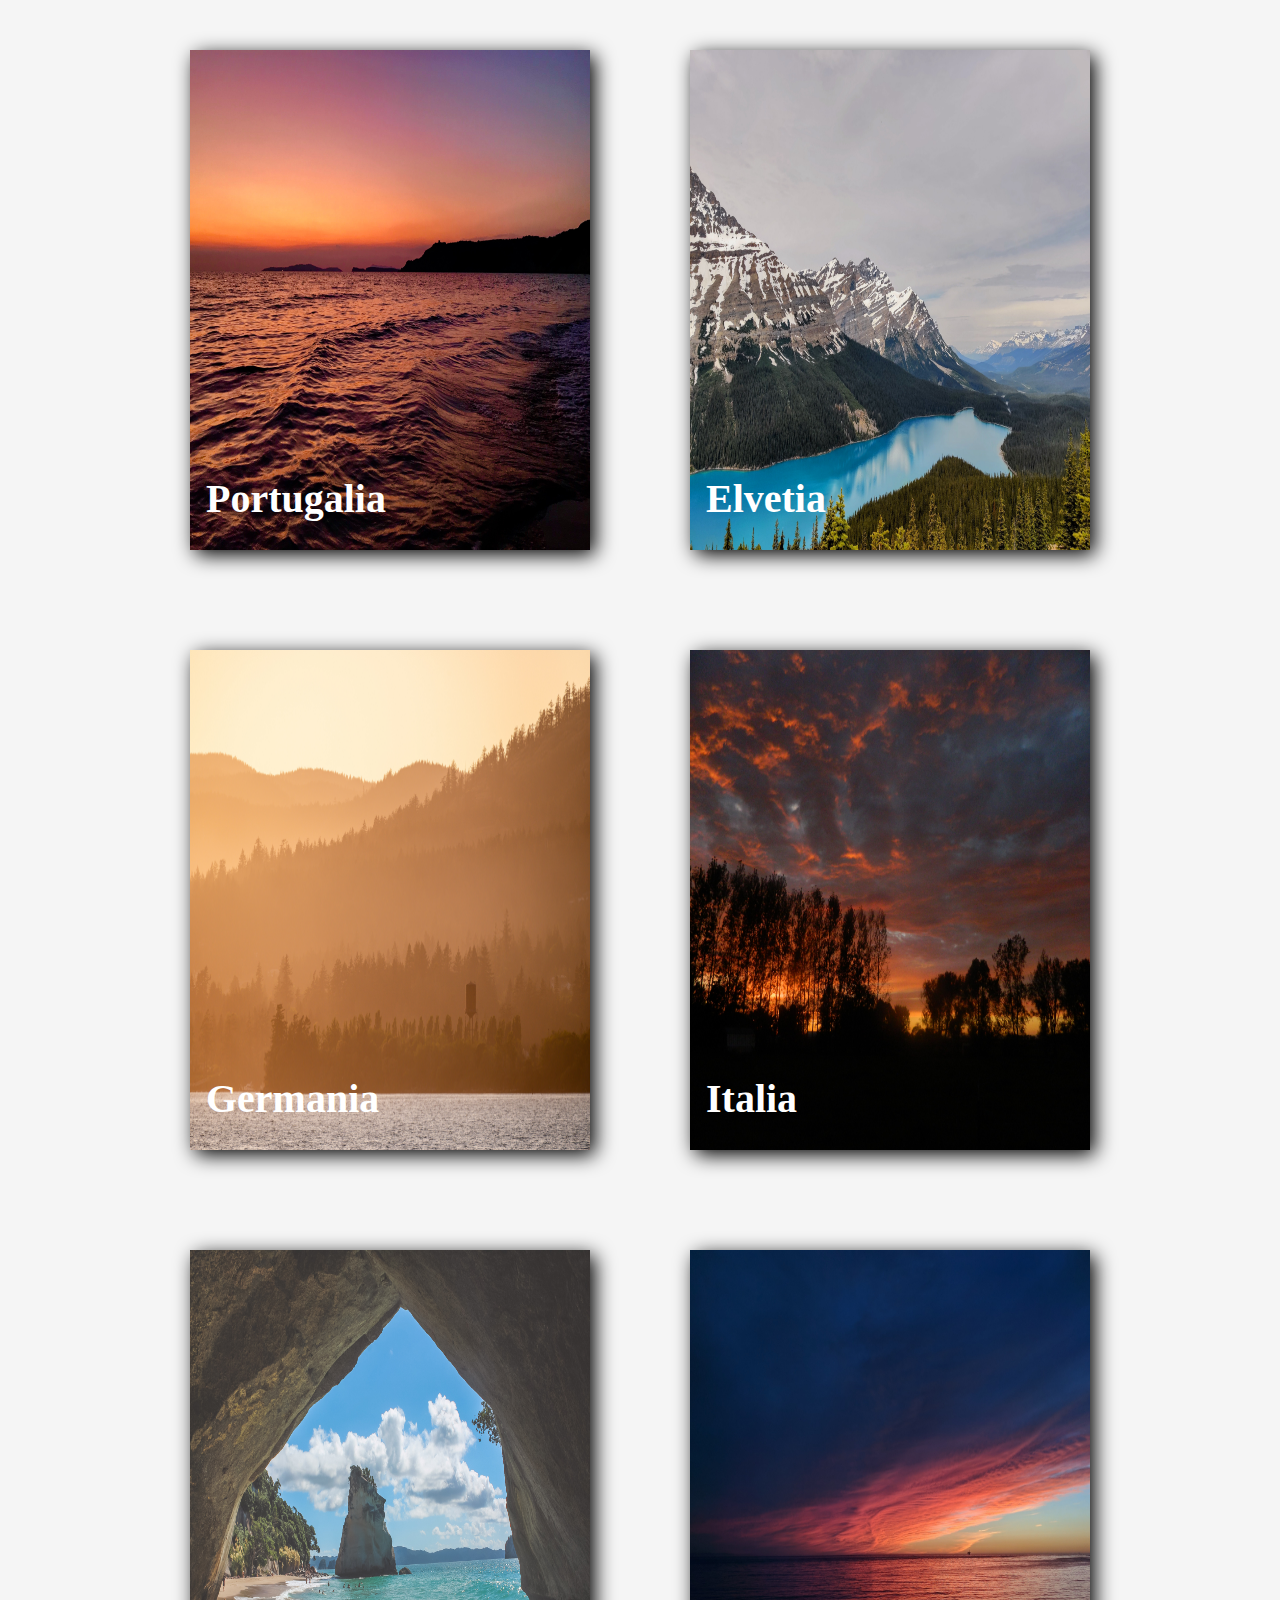
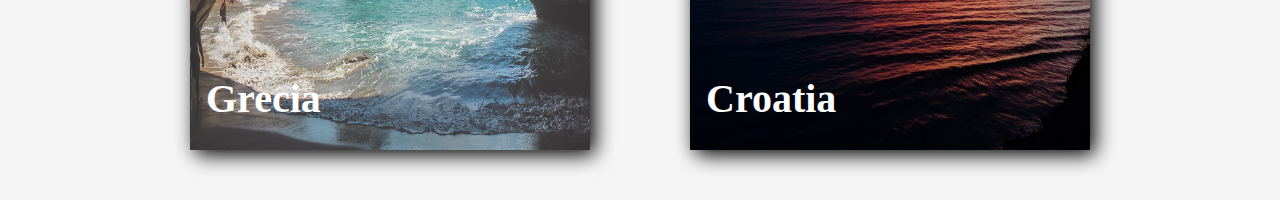
<file: solutionEx/index.html>
<!DOCTYPE html>
<html lang="en">
<head>
  <meta charset="UTF-8">
  <meta http-equiv="X-UA-Compatible" content="IE=edge">
  <meta name="viewport" content="width=device-width, initial-scale=1.0">
  <link rel="stylesheet" href="style.css">
  <title>Responsive card layout</title>
</head>
<body>
  <div class="container">
    <!-- Primul card -->
    <div class="card">
      <img src="img/img1.jpg" alt="Nature photo">
      <div class="intro">
        <h2>Portugalia</h2>
        <p class="description">Lorem ipsum dolor sit amet, consectetur adipiscing elit, sed do eiusmod tempor incididunt ut labore et dolore magna aliqua. </p>
        <button>Read more</button>
      </div>
    </div>

    <!-- Cardul 2 -->
    <div class="card">
      <img src="img/img2.jpg" alt="Nature photo">
      <div class="intro">
        <h2>Elvetia</h2>
        <Lorem class="description">Lorem ipsum dolor sit amet, consectetur adipiscing elit, sed do eiusmod tempor incididunt ut labore et dolore magna aliqua. </p>
        <button>Read more</button>
      </div>
    </div>

    <!-- Cardul 3 -->
    <div class="card">
      <img src="img/img3.jpg" alt="Nature photo">
      <div class="intro">
        <h2>Germania</h2>
        <Lorem class="description">Lorem ipsum dolor sit amet, consectetur adipiscing elit, sed do eiusmod tempor incididunt ut labore et dolore magna aliqua. </p>
        <button>Read more</button>
      </div>
    </div>

    <!-- Cardul 4 -->
    <div class="card">
      <img src="img/img4.jpg" alt="Nature photo">
      <div class="intro">
        <h2>Italia</h2>
        <p class="description">Lorem ipsum dolor sit amet, consectetur adipiscing elit, sed do eiusmod tempor incididunt ut labore et dolore magna aliqua. </p>
        <button>Read more</button>
      </div>
    </div>

    <!-- Cardul 5 -->
    <div class="card">
      <img src="img/img5.jpg" alt="Nature photo">
      <div class="intro">
        <h2>Grecia</h2>
        <Lorem class="description">Lorem ipsum dolor sit amet, consectetur adipiscing elit, sed do eiusmod tempor incididunt ut labore et dolore magna aliqua. </p>
        <button>Read more</button>
      </div>
    </div>

    <!-- Cardul 6 -->
    <div class="card">
      <img src="img/img6.jpg" alt="Nature photo">
      <div class="intro">
        <!-- here are some changes -->
        <h2>Croatia</h2>
        <Lorem class="description">Lorem ipsum dolor sit amet, consectetur adipiscing elit, sed do eiusmod tempor incididunt ut labore et dolore magna aliqua. </p>
        <button>Read more</button>
      </div>
    </div>
  </div>
</body>
</html>
</file>
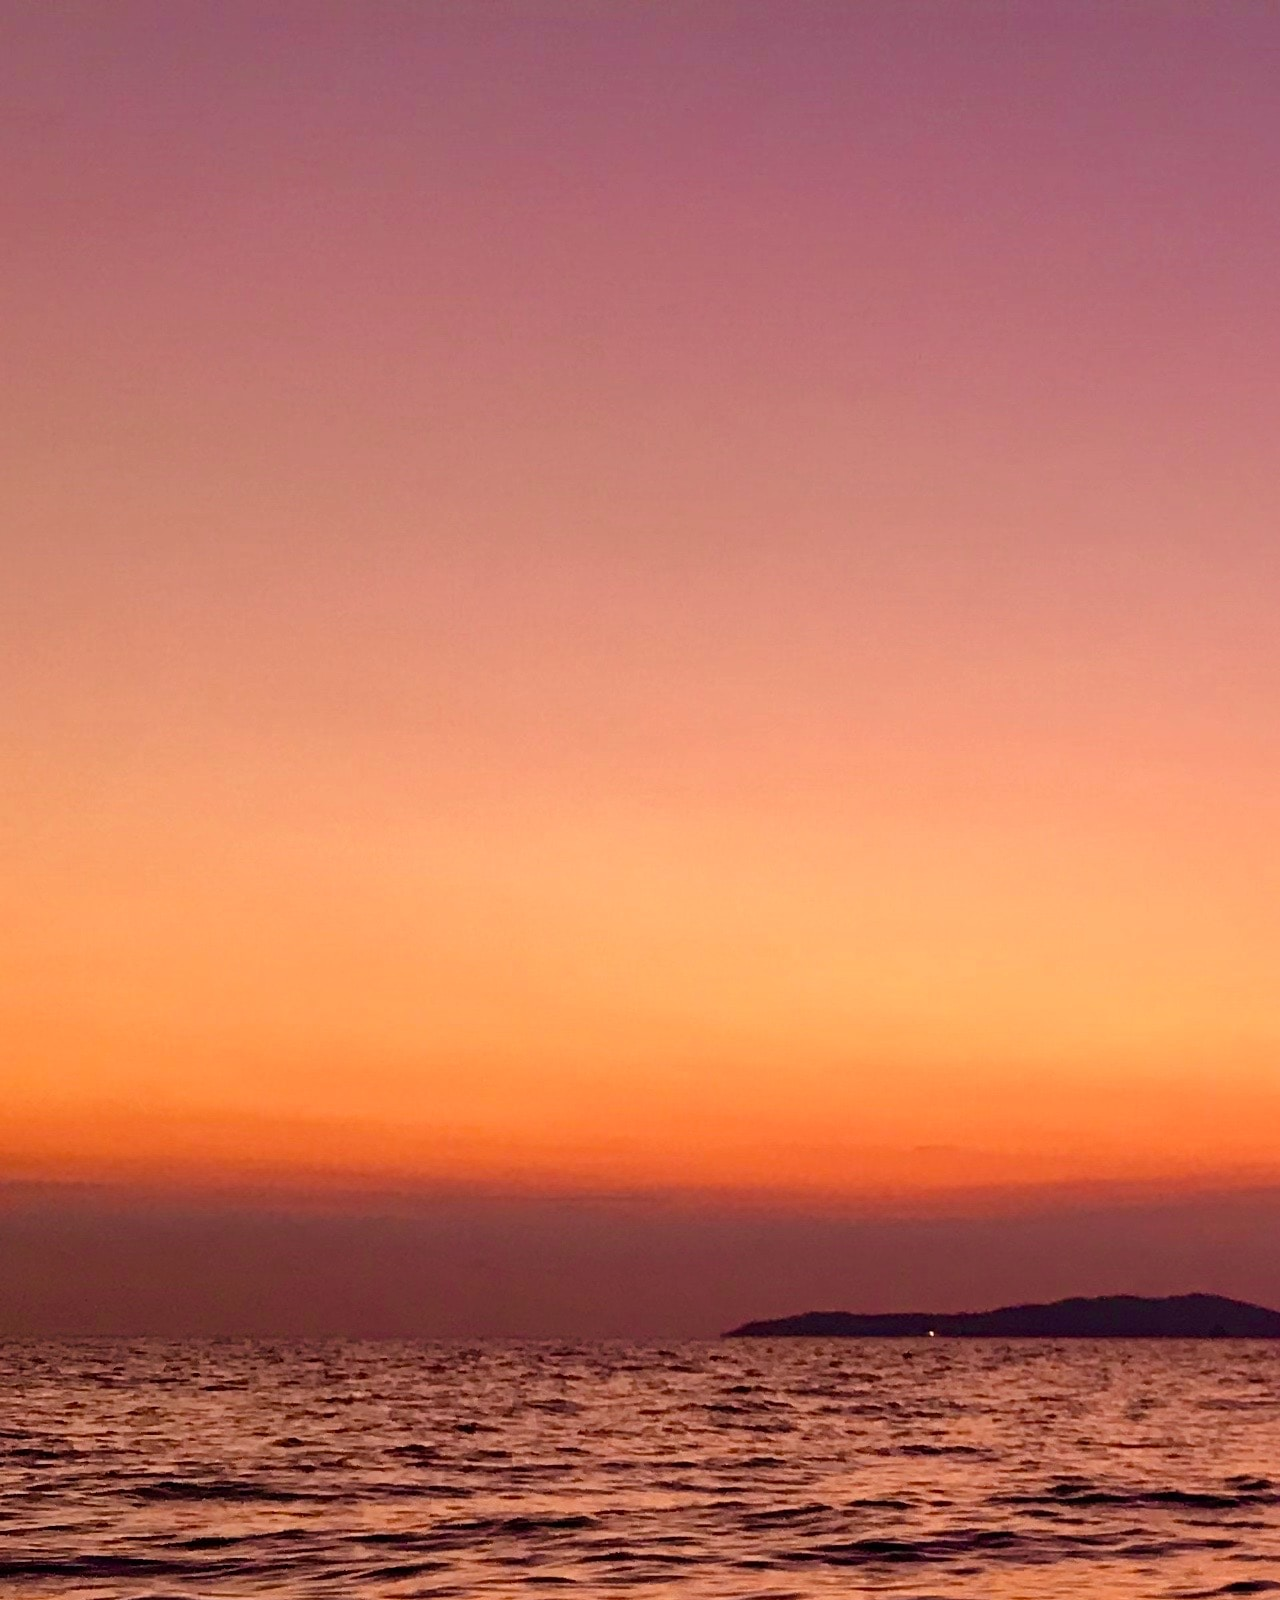
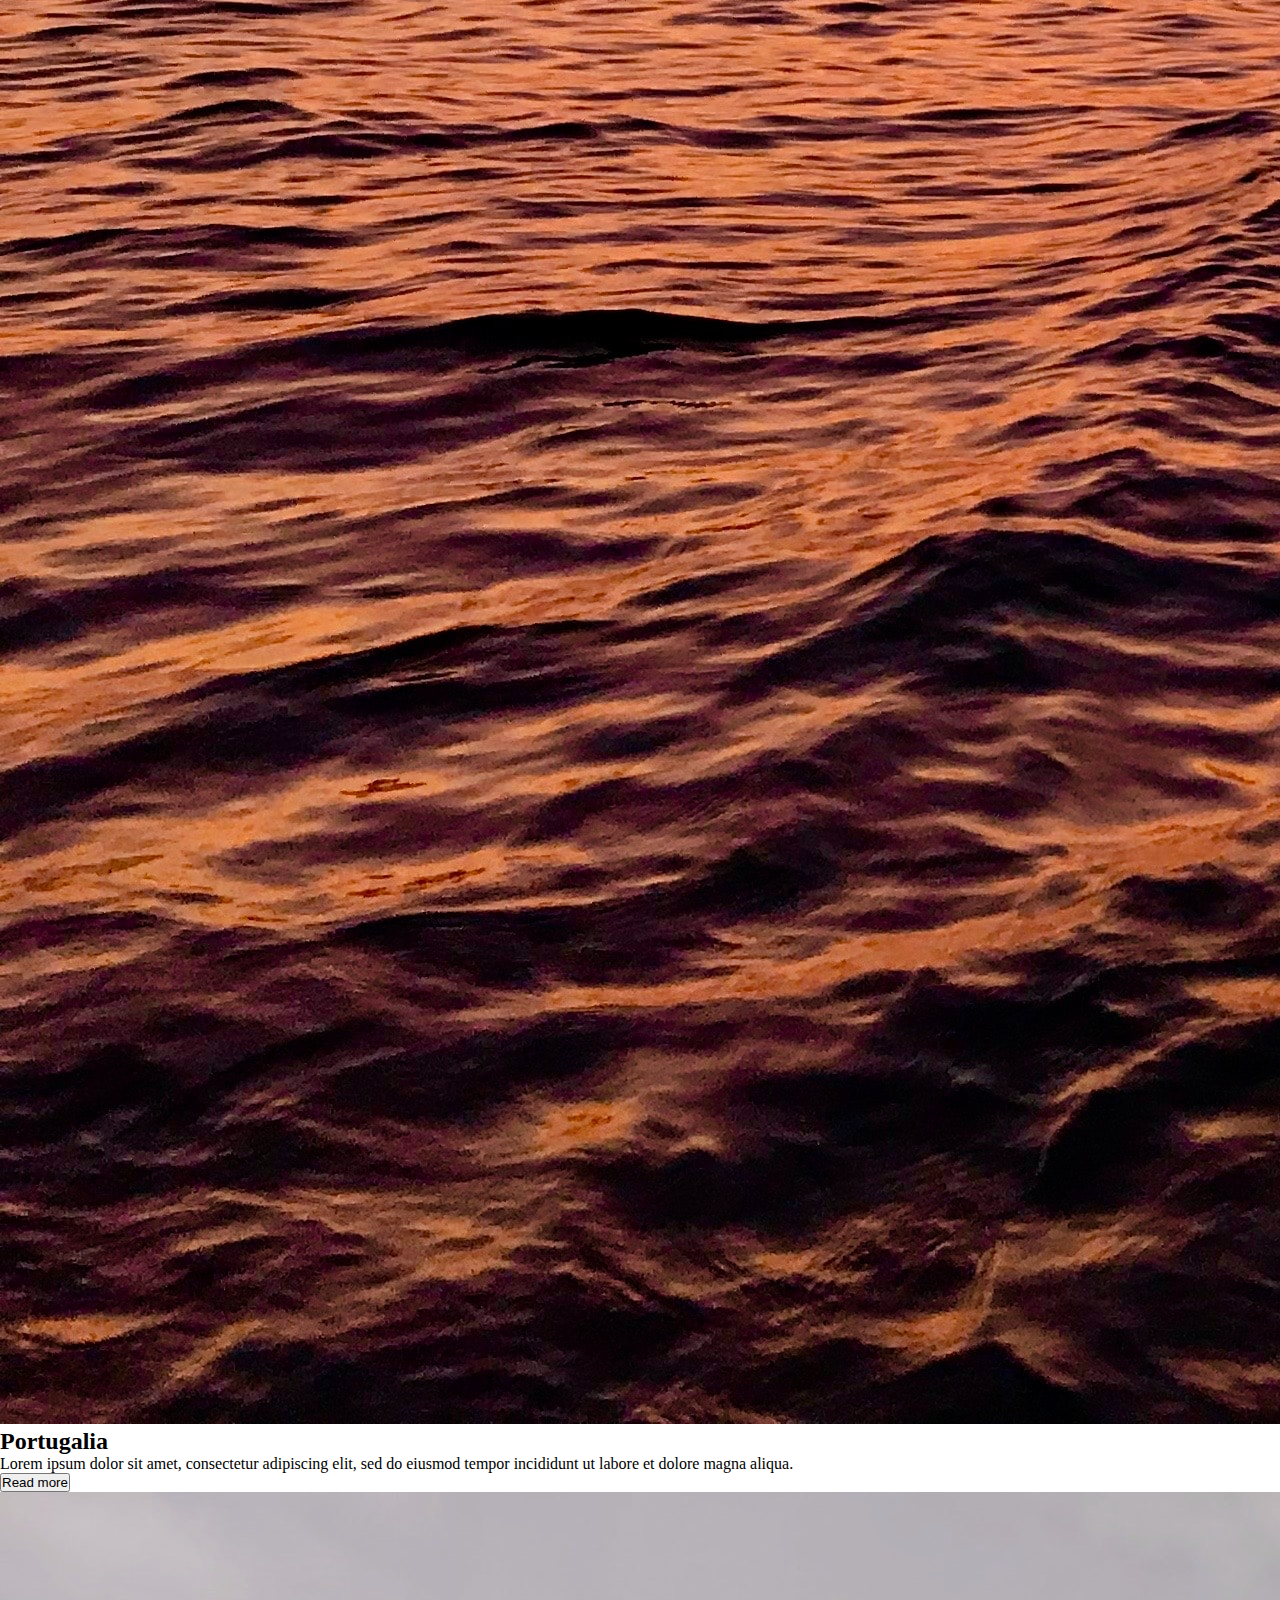
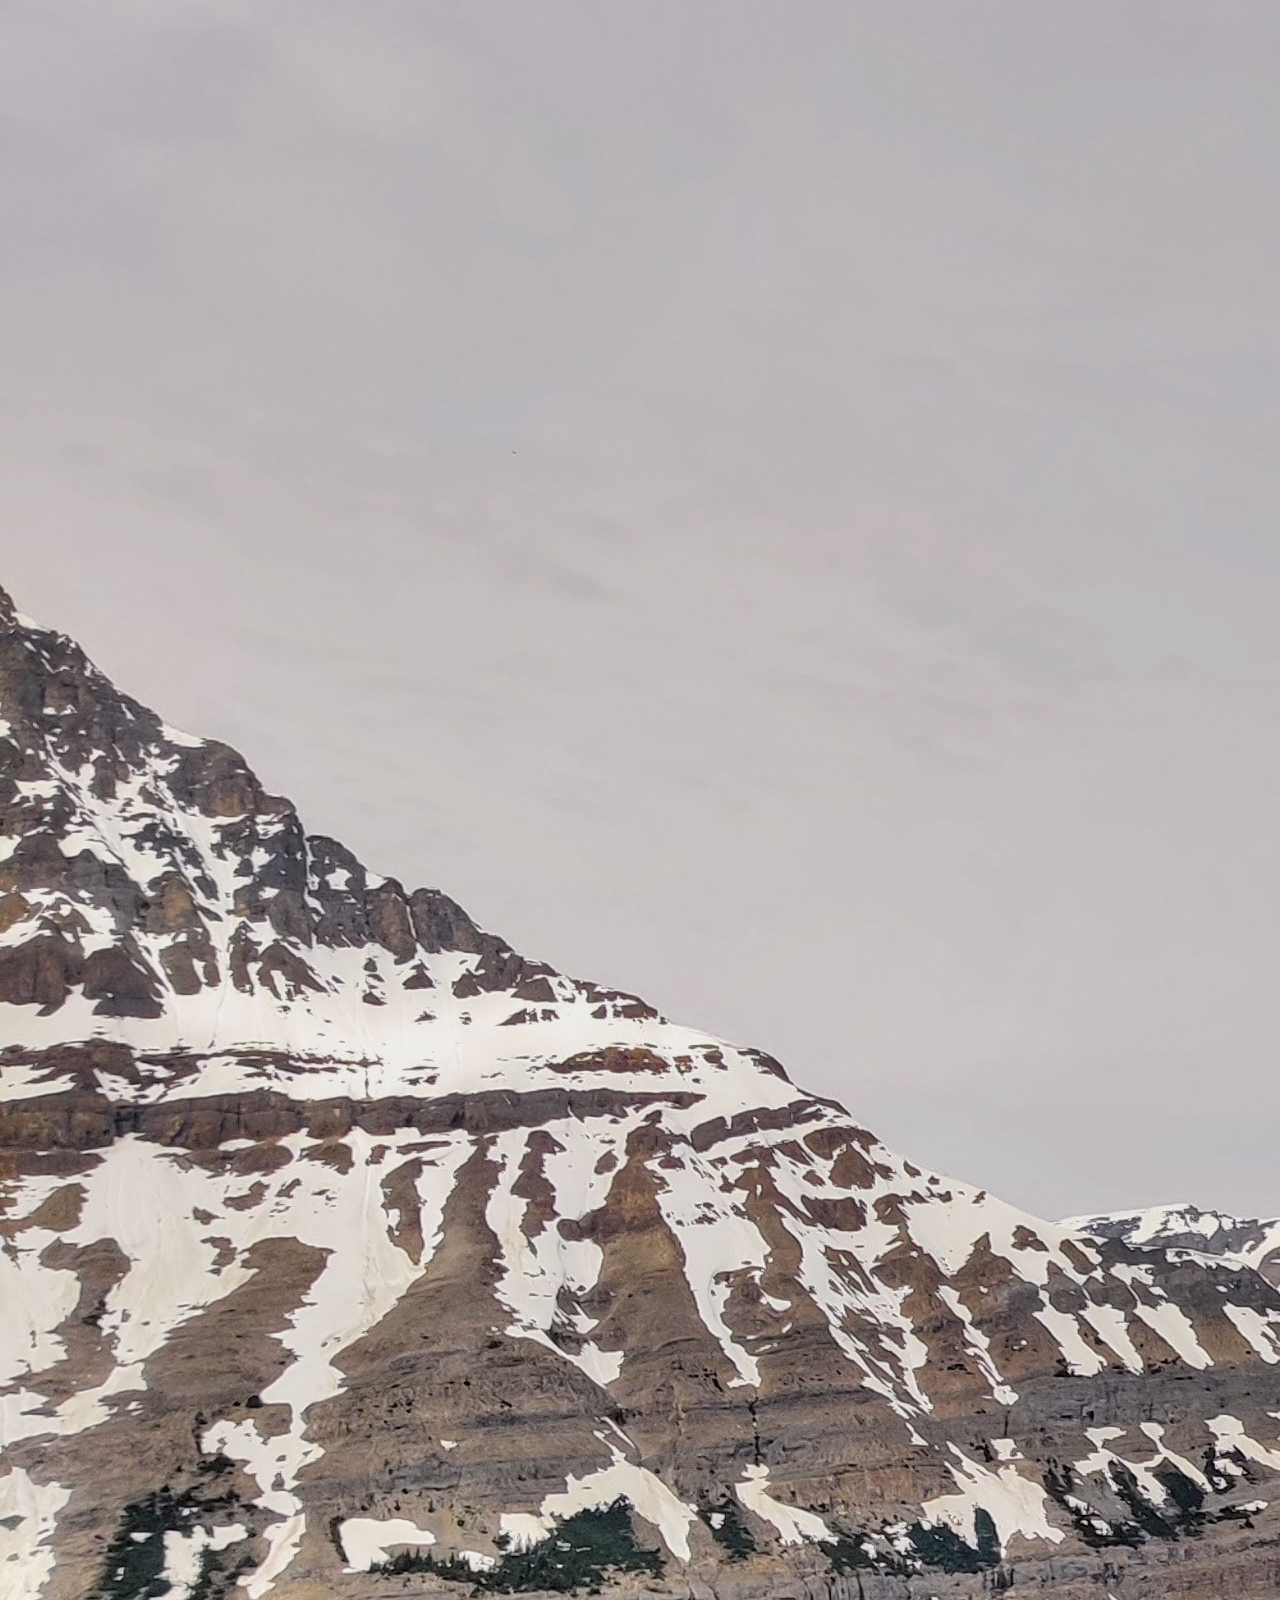
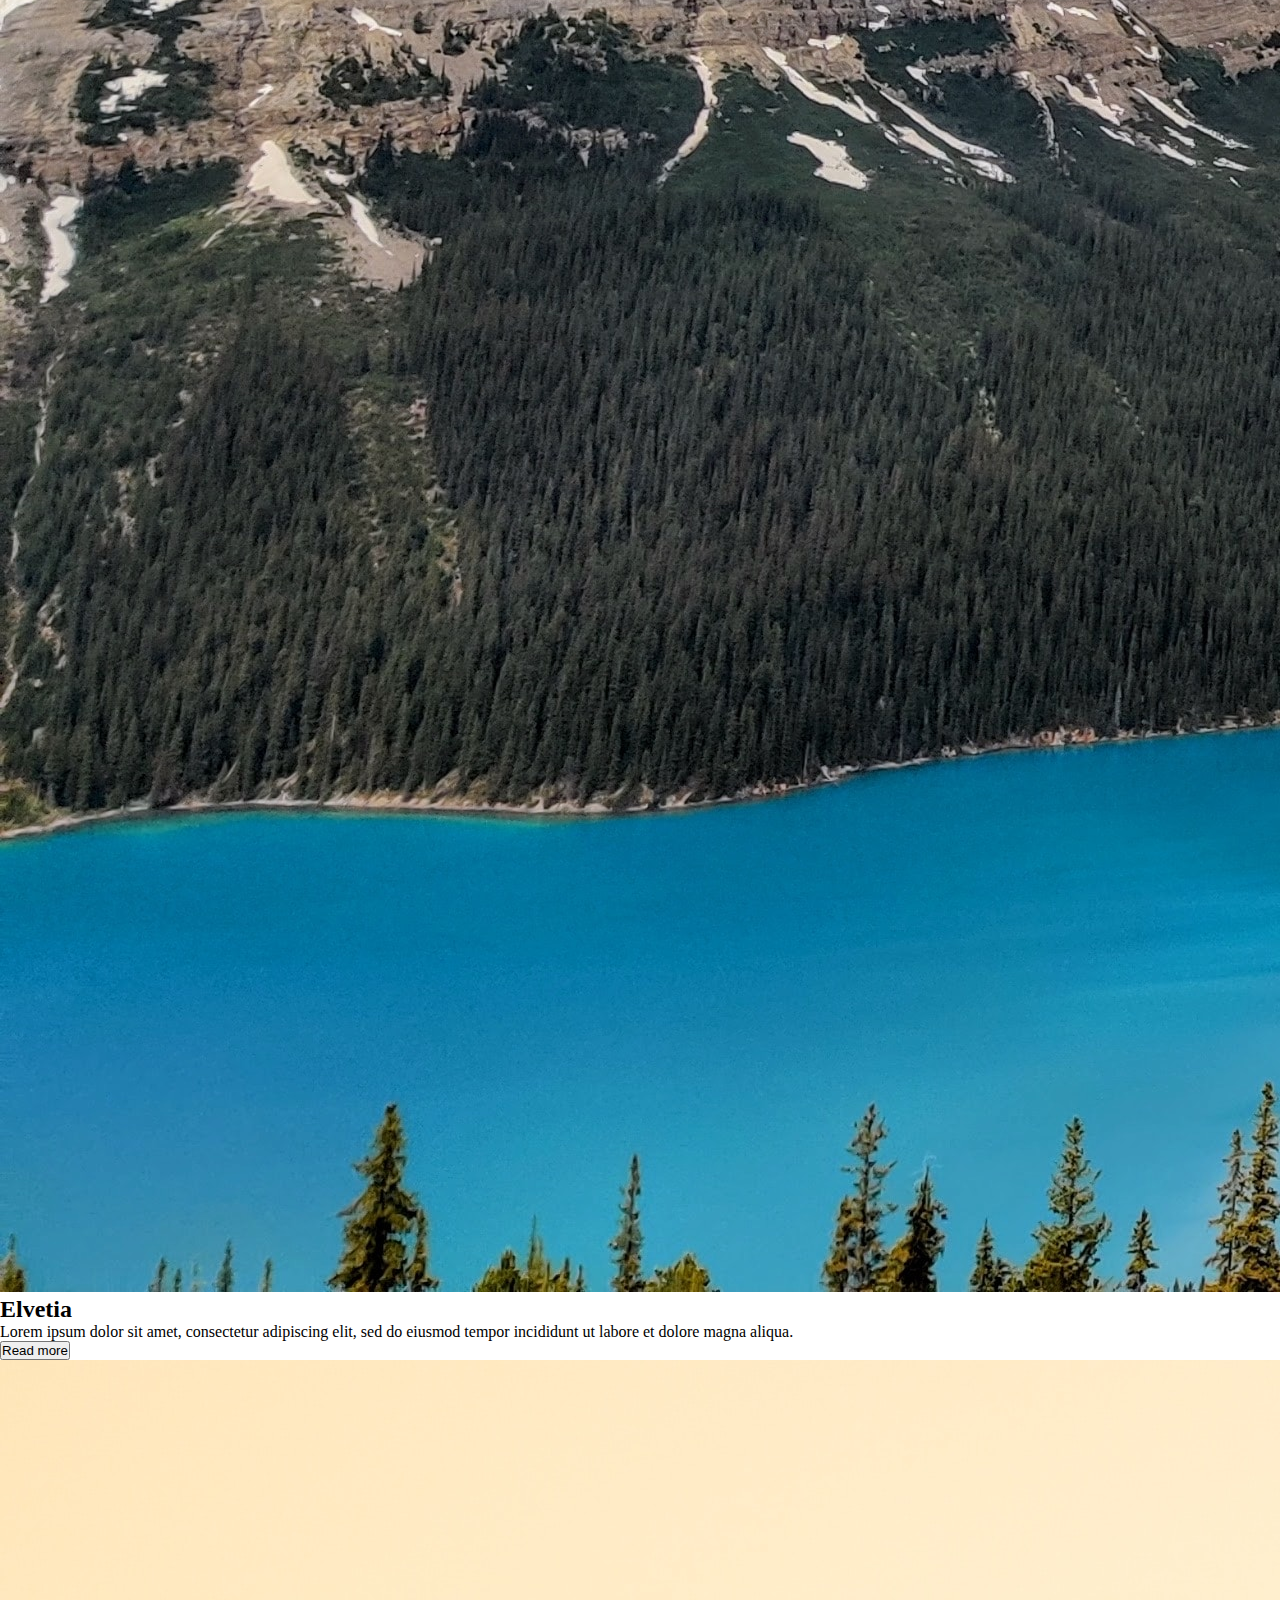
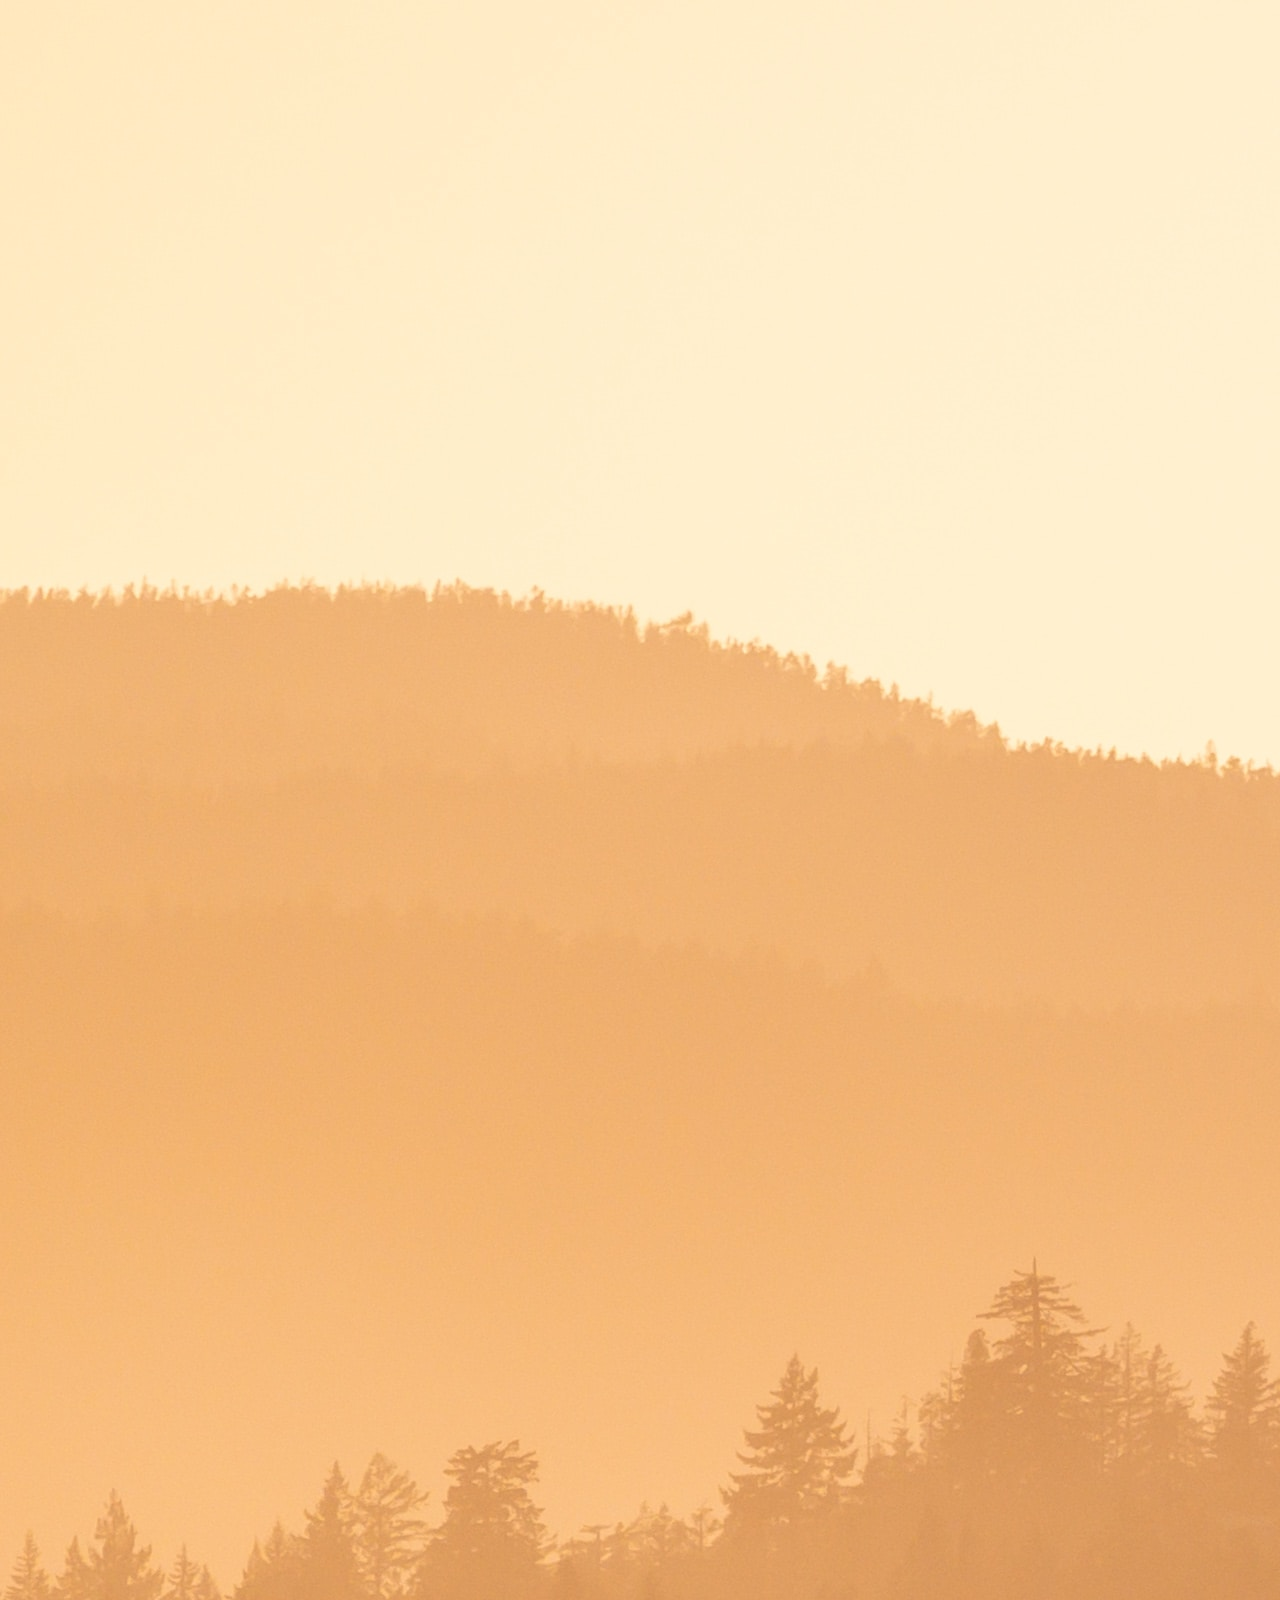
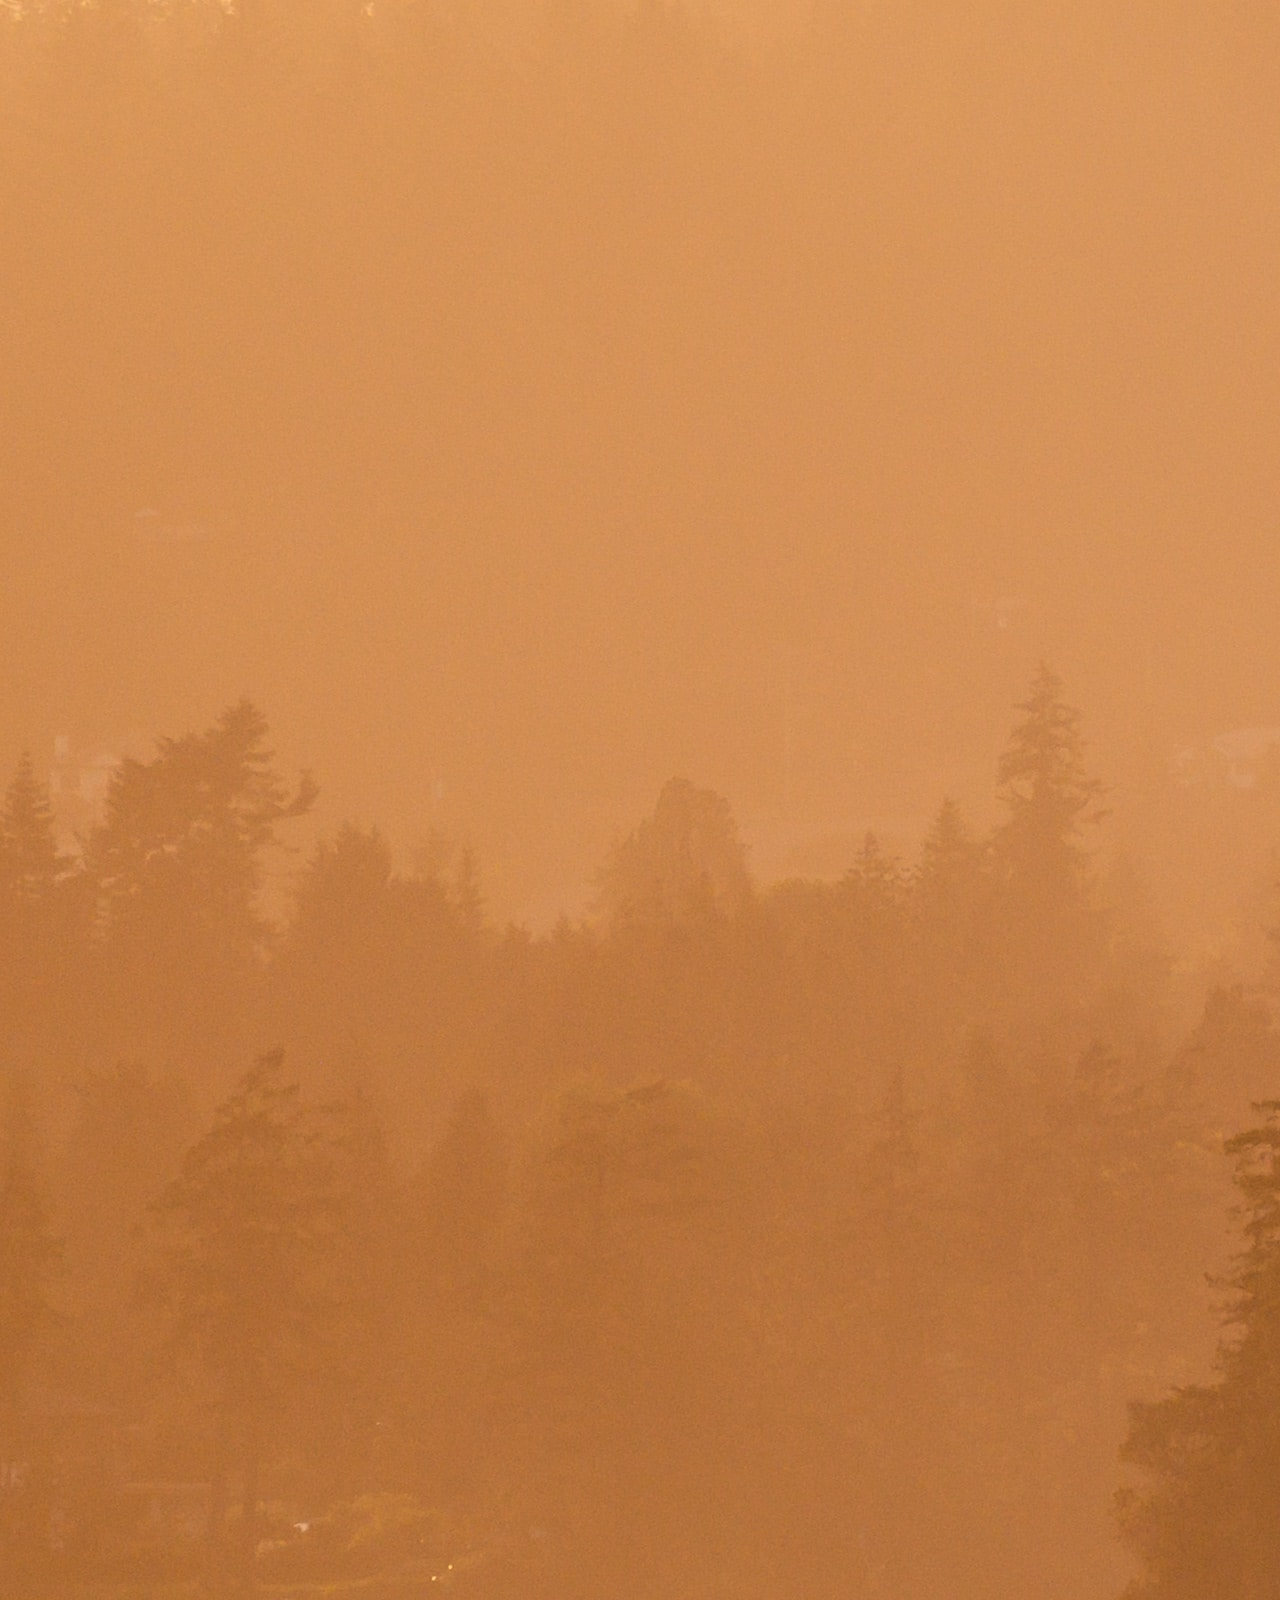
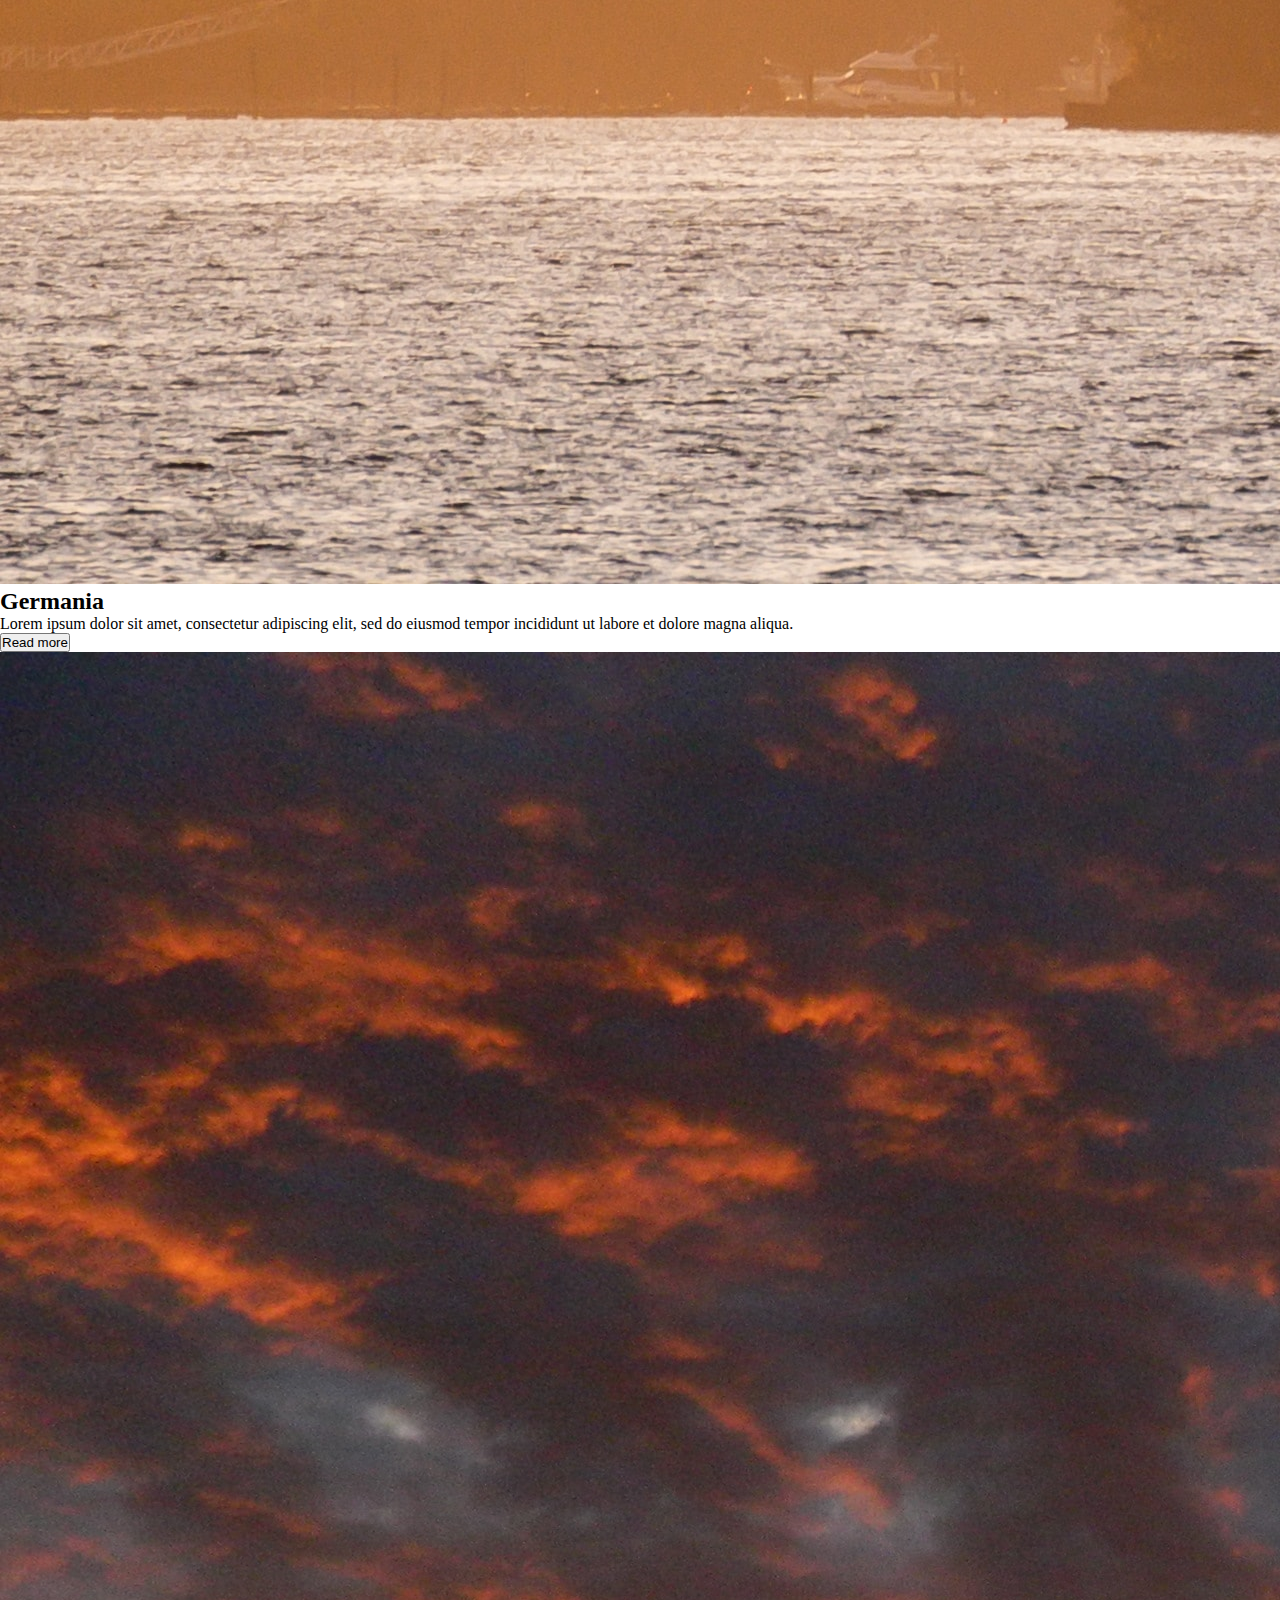
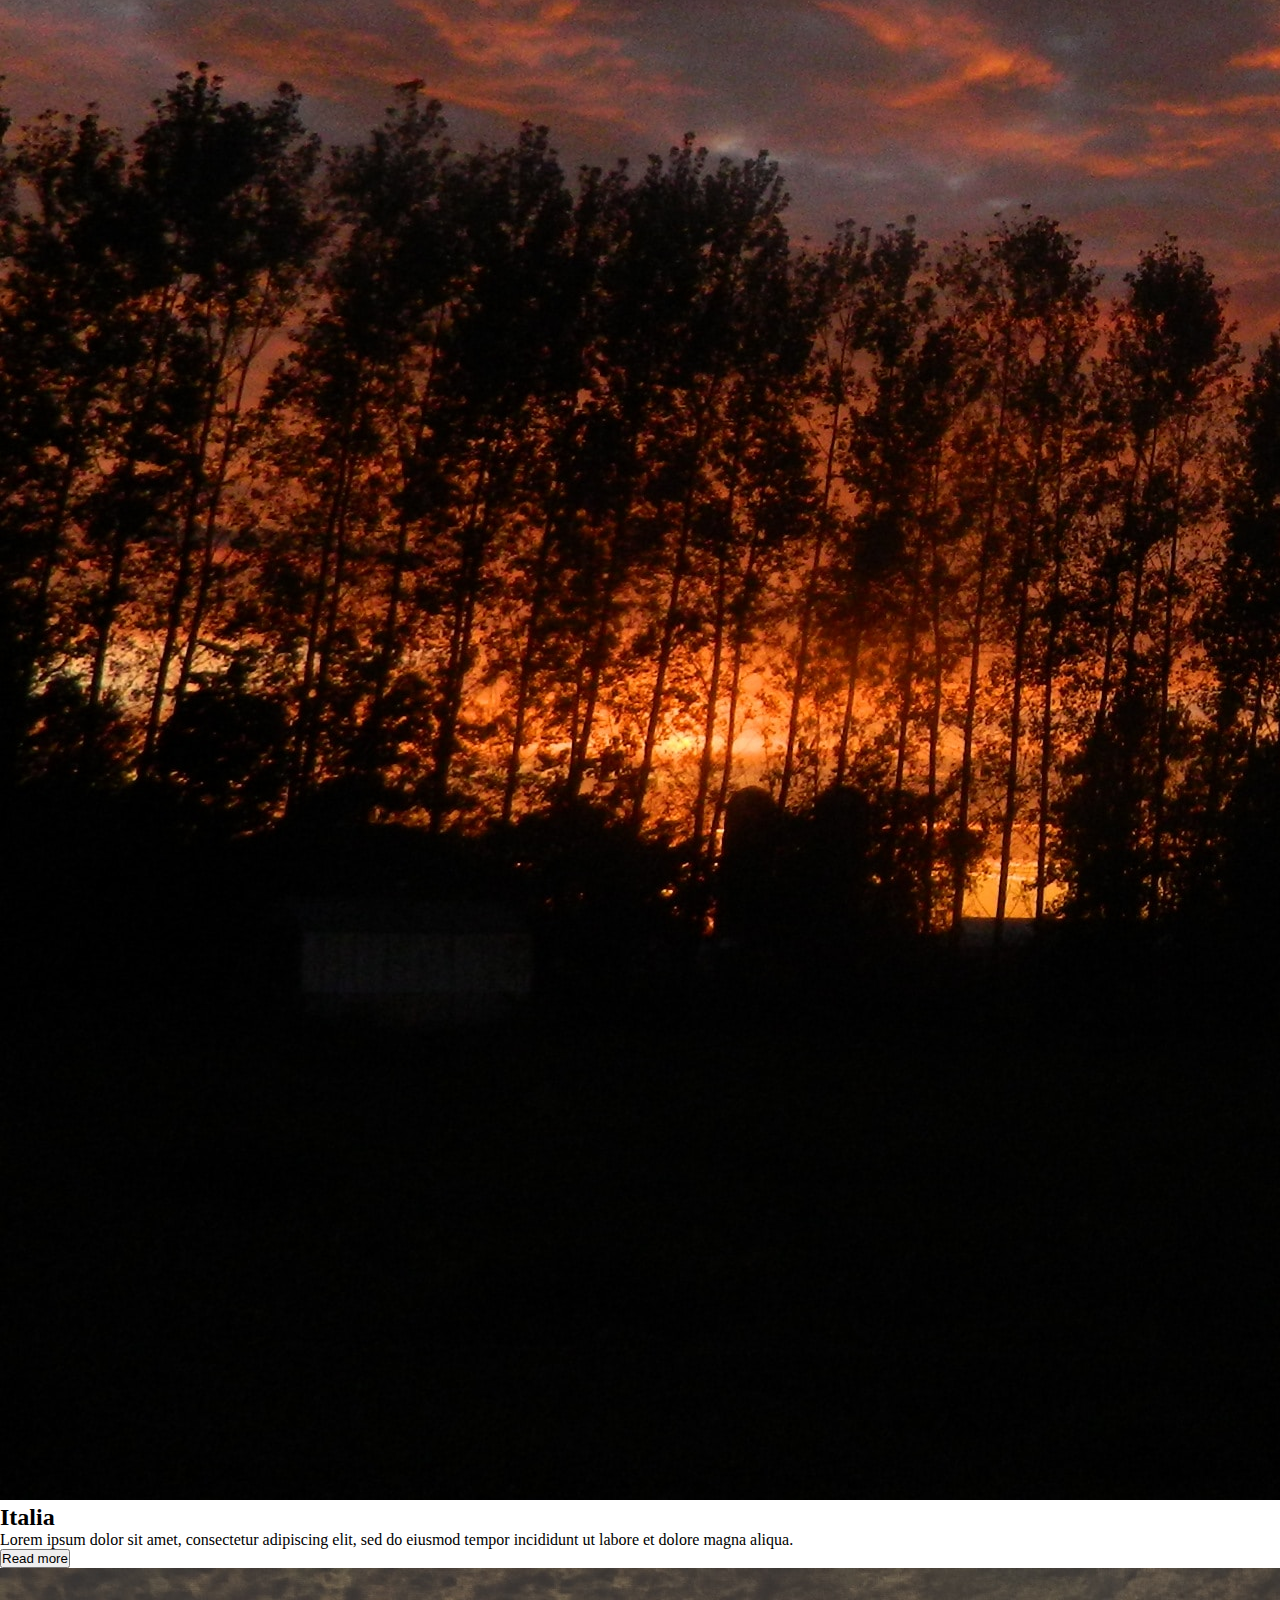
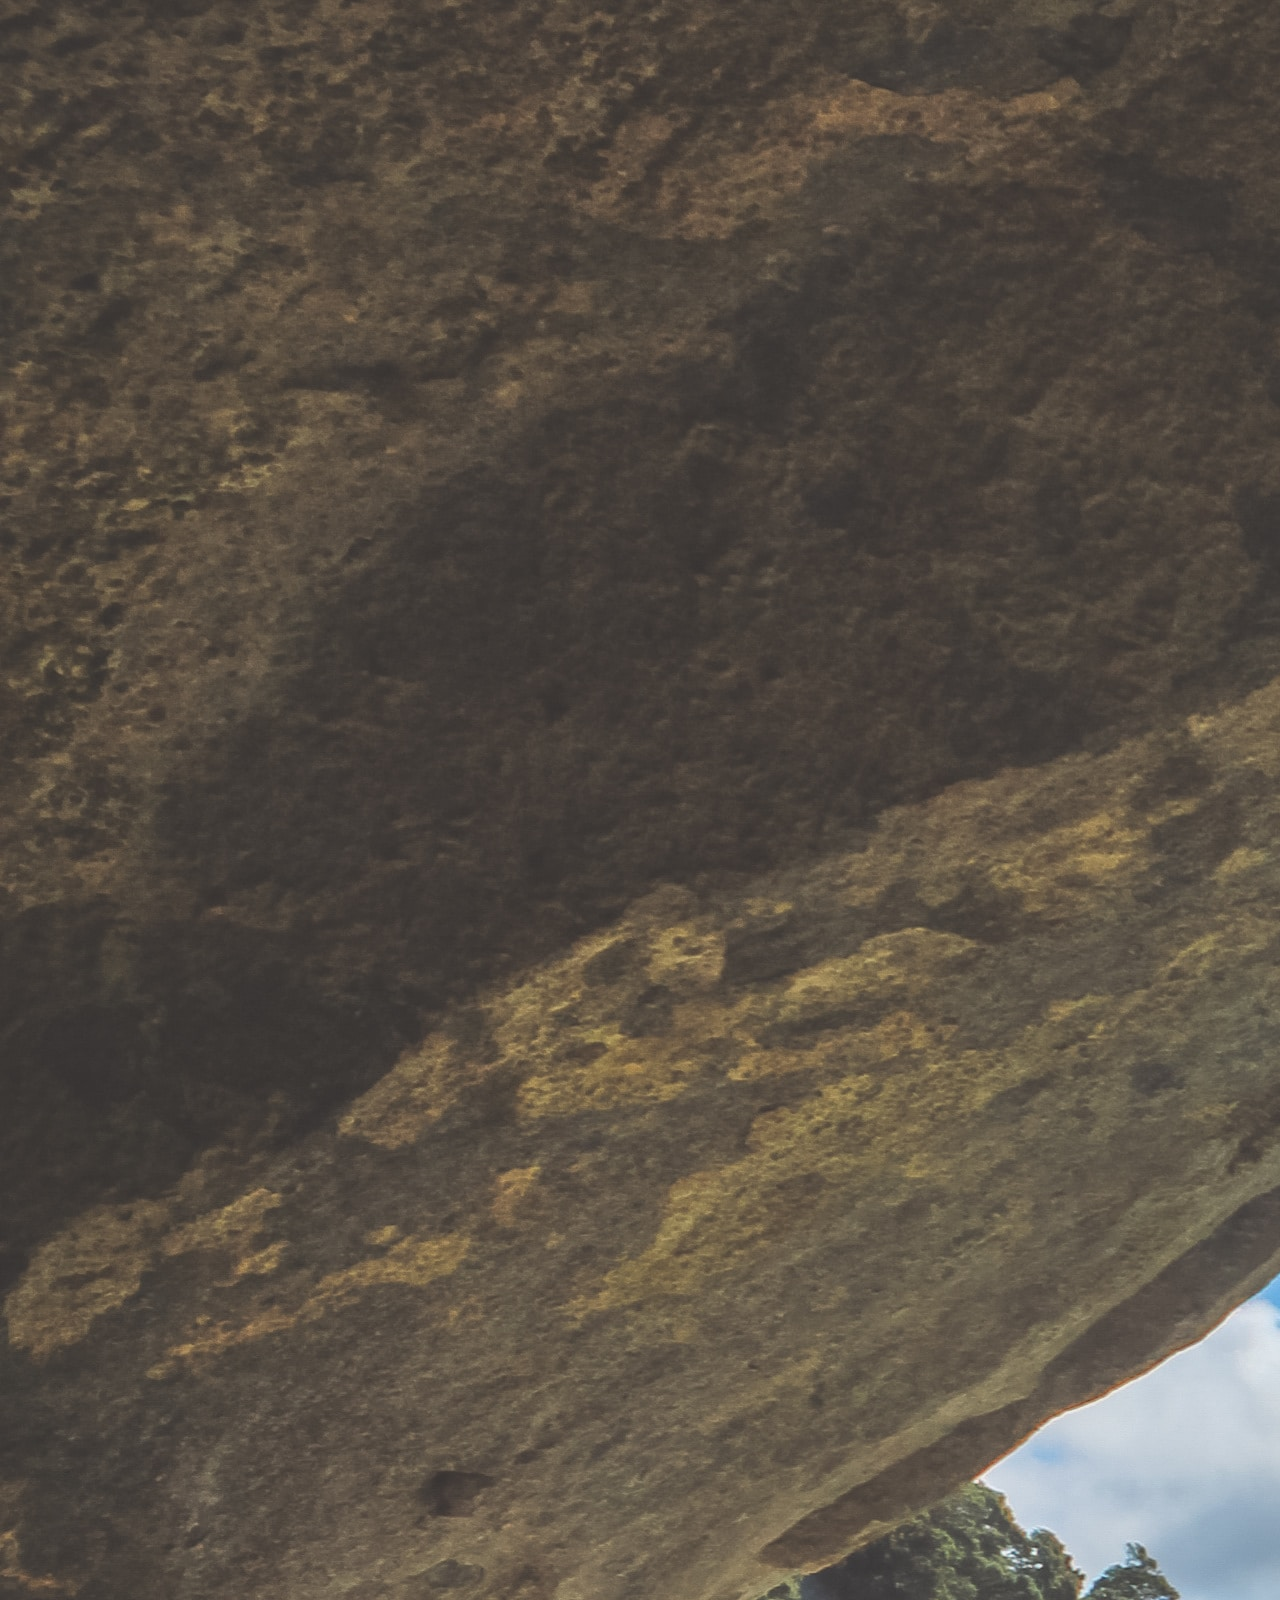
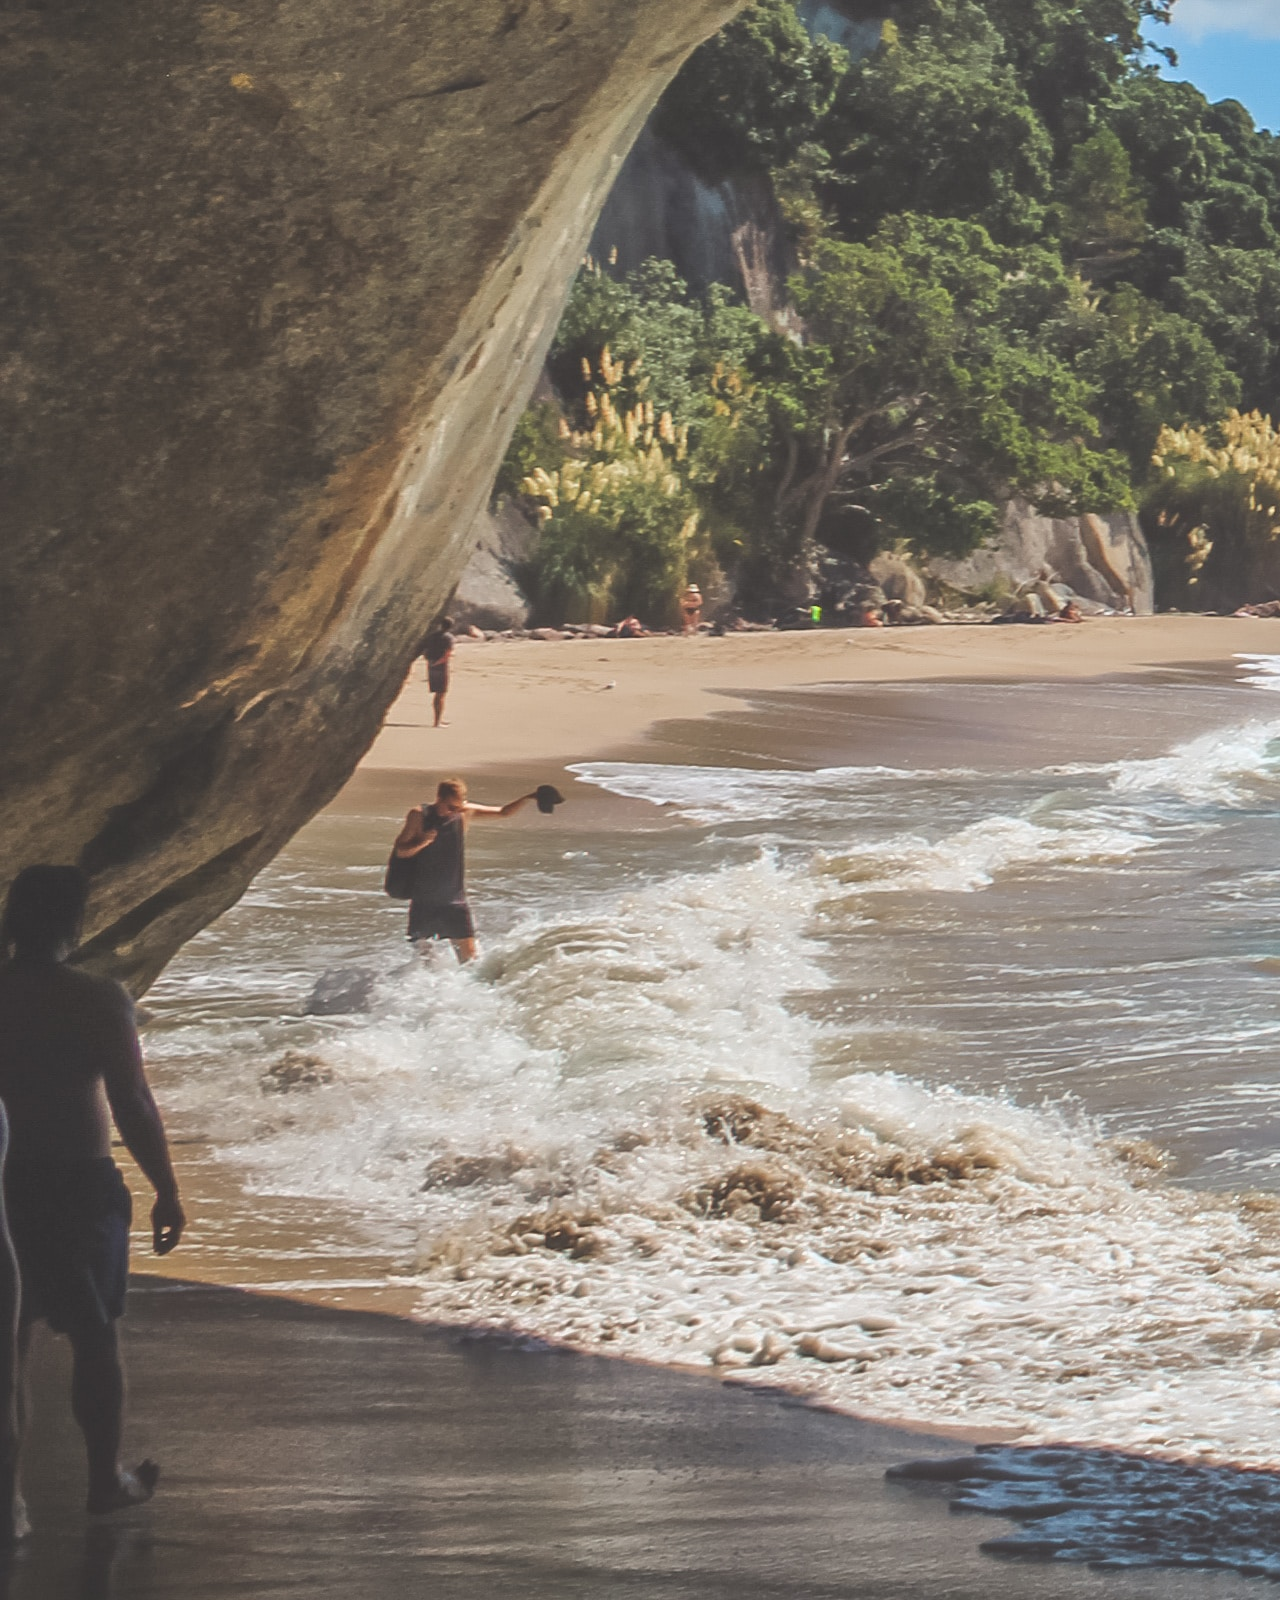
<file: templateEx/index.html>
<!DOCTYPE html>
<html lang="en">
<head>
  <meta charset="UTF-8">
  <meta http-equiv="X-UA-Compatible" content="IE=edge">
  <meta name="viewport" content="width=device-width, initial-scale=1.0">
  <link rel="stylesheet" href="style.css">
  <title>Responsive card layout</title>
</head>
<body>
  <div class="container">
    <!-- Primul card -->
    <div class="card">
      <img src="img/img1.jpg" alt="Nature photo">
      <div class="intro">
        <h2>Portugalia</h2>
        <p class="description">Lorem ipsum dolor sit amet, consectetur adipiscing elit, sed do eiusmod tempor incididunt ut labore et dolore magna aliqua. </p>
        <button>Read more</button>
      </div>
    </div>

    <!-- Cardul 2 -->
    <div class="card">
      <img src="img/img2.jpg" alt="Nature photo">
      <div class="intro">
        <h2>Elvetia</h2>
        <Lorem class="description">Lorem ipsum dolor sit amet, consectetur adipiscing elit, sed do eiusmod tempor incididunt ut labore et dolore magna aliqua. </p>
        <button>Read more</button>
      </div>
    </div>

    <!-- Cardul 3 -->
    <div class="card">
      <img src="img/img3.jpg" alt="Nature photo">
      <div class="intro">
        <h2>Germania</h2>
        <Lorem class="description">Lorem ipsum dolor sit amet, consectetur adipiscing elit, sed do eiusmod tempor incididunt ut labore et dolore magna aliqua. </p>
        <button>Read more</button>
      </div>
    </div>

    <!-- Cardul 4 -->
    <div class="card">
      <img src="img/img4.jpg" alt="Nature photo">
      <div class="intro">
        <h2>Italia</h2>
        <p class="description">Lorem ipsum dolor sit amet, consectetur adipiscing elit, sed do eiusmod tempor incididunt ut labore et dolore magna aliqua. </p>
        <button>Read more</button>
      </div>
    </div>

    <!-- Cardul 5 -->
    <div class="card">
      <img src="img/img5.jpg" alt="Nature photo">
      <div class="intro">
        <h2>Grecia</h2>
        <Lorem class="description">Lorem ipsum dolor sit amet, consectetur adipiscing elit, sed do eiusmod tempor incididunt ut labore et dolore magna aliqua. </p>
        <button>Read more</button>
      </div>
    </div>

    <!-- Cardul 6 -->
    <div class="card">
      <img src="img/img6.jpg" alt="Nature photo">
      <div class="intro">
        <h2>Croatia</h2>
        <Lorem class="description">Lorem ipsum dolor sit amet, consectetur adipiscing elit, sed do eiusmod tempor incididunt ut labore et dolore magna aliqua. </p>
        <button>Read more</button>
      </div>
    </div>
  </div>
</body>
</html>
</file>
<file: solutionEx/style.css>
* {
  margin: 0px;
  padding: 0px;
}

:root {
  --bg-color: whitesmoke;
  --black : #000;
  --white: #fff;
  --intro-bg-color: rgba(27, 27, 27, .5);
  --btn-bg: snow;
  --btn-bg-hover: rgb(231, 229, 229);
}

body {
  height: 100vh;
  background-color: var(--bg-color);
}

.container {
  display: flex;
  justify-content: center;
  align-items: center;
  flex-wrap: wrap;
}

.card {
  position: relative;
  height: 500px;
  margin: 50px;
  box-shadow: 5px 5px 20px var(--black);
  border-radius: 5px;
  transition: 0.5s ease-in-out;
}

.card:hover {
  transform: translateY(-20px);
}

.card:hover .intro {
  background-color: var(--intro-bg-color);
  height: 100%;
  top: 0;
}

.card:hover .intro button {
  display: block;
}

.card:hover .intro .description {
  display: block;
}

img {
  width: 400px;
  height: 100%;
}

.intro {
  height: 200px;
  width: 100%;
  padding: 6px;
  box-sizing: border-box;
  position: absolute;
  color: var(--white);
  bottom: 0;
  display: flex;
  flex-direction: column;
  justify-content: flex-end;
  padding: 16px;
}

.intro h2 {
  font-size: 40px;
  margin: 12px 0;
}

.intro .description {
  display: none;
}

.intro button {
  width: fit-content;
  padding: 12px;
  border: none;
  border-radius: 8px;
  font-weight: bold;
  background-color: var(--btn-bg);
  margin-top: 12px;
  display: none;
}

.intro button:hover {
  background-color: var(--btn-bg-hover);
  cursor: pointer;
}

/* Responsive */
/* Mobil */
@media screen and (max-width: 480px) {
  .intro h2 {
    font-size: 28px;
  }

  .card {
    height: 400px;
  }

  img {
    width: 300px;
  }
}
</file>
<file: templateEx/style.css>
* {
  margin: 0px;
  padding: 0px;
}

:root {
  --bg-color: whitesmoke;
  --black : #000;
  --white: #fff;
  --intro-bg-color: rgba(27, 27, 27, .5);
  --btn-bg: snow;
  --btn-bg-hover: rgb(231, 229, 229);
}
</file>
